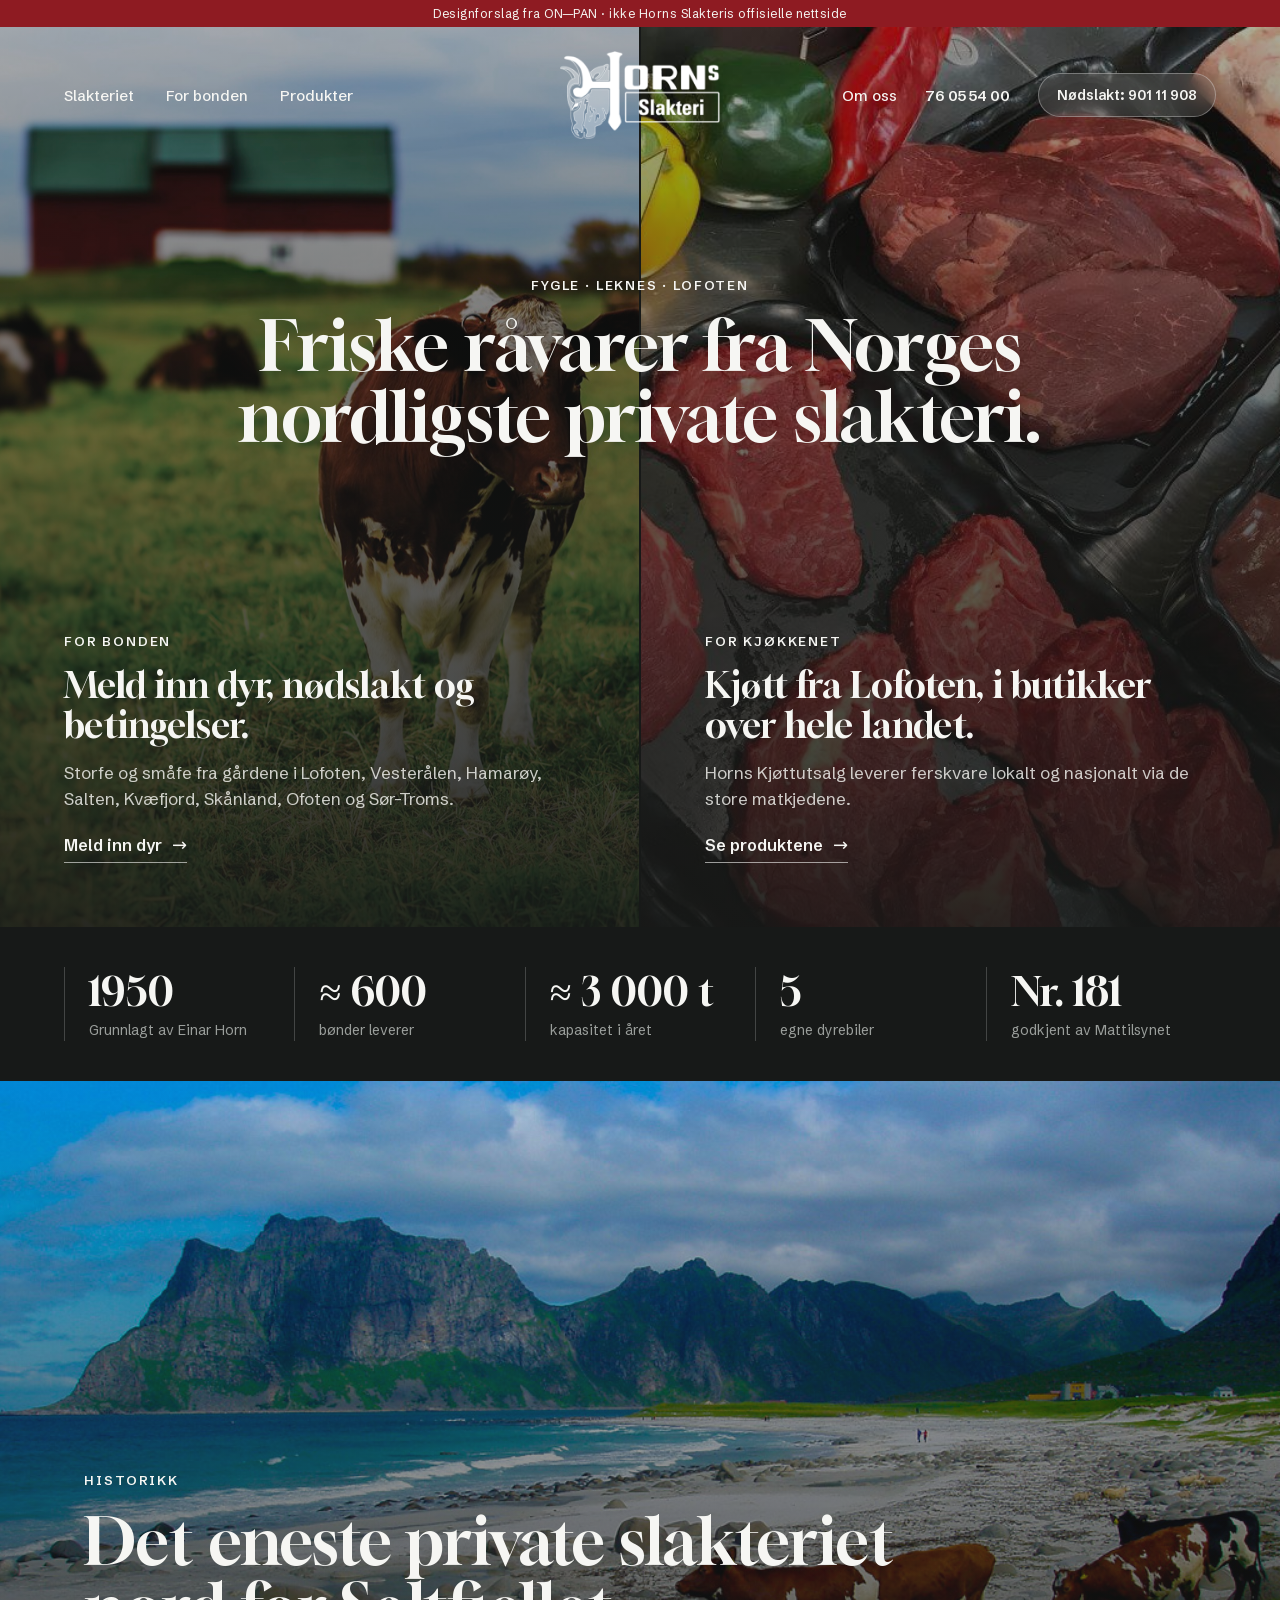
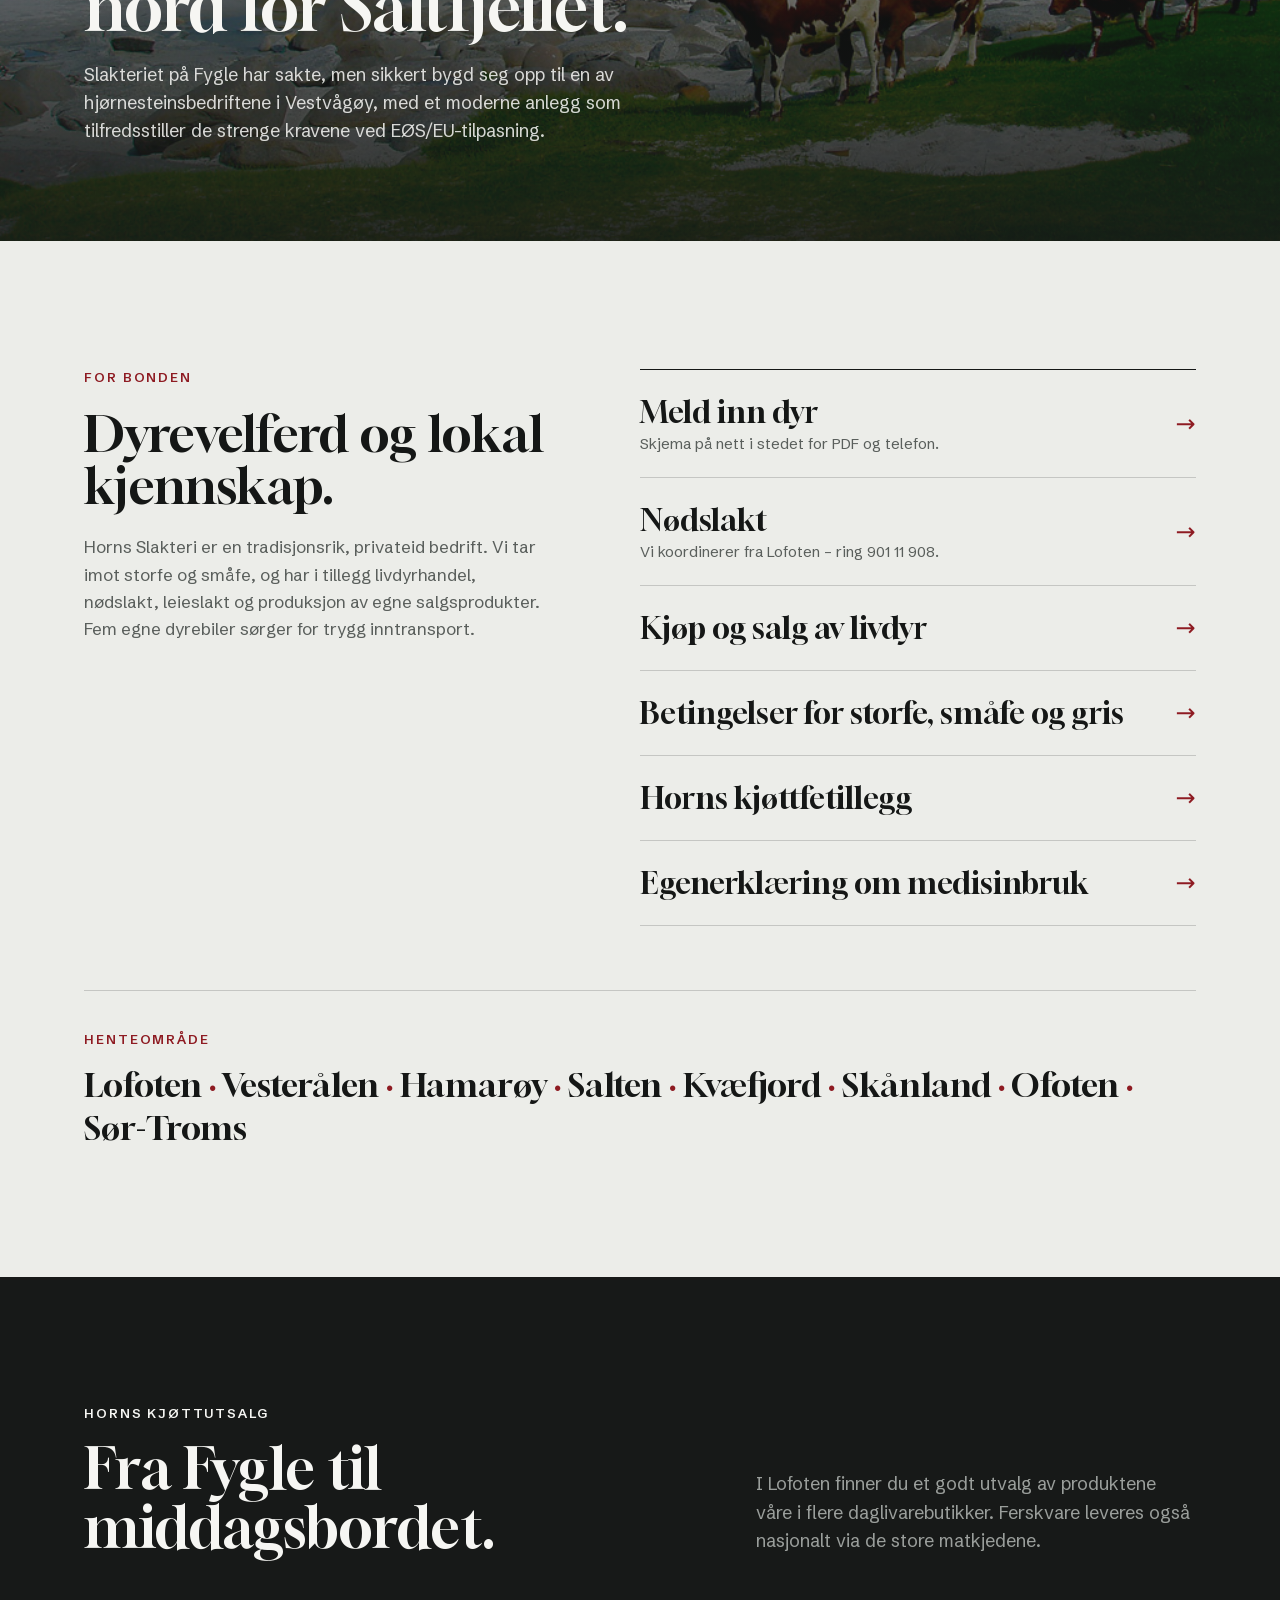
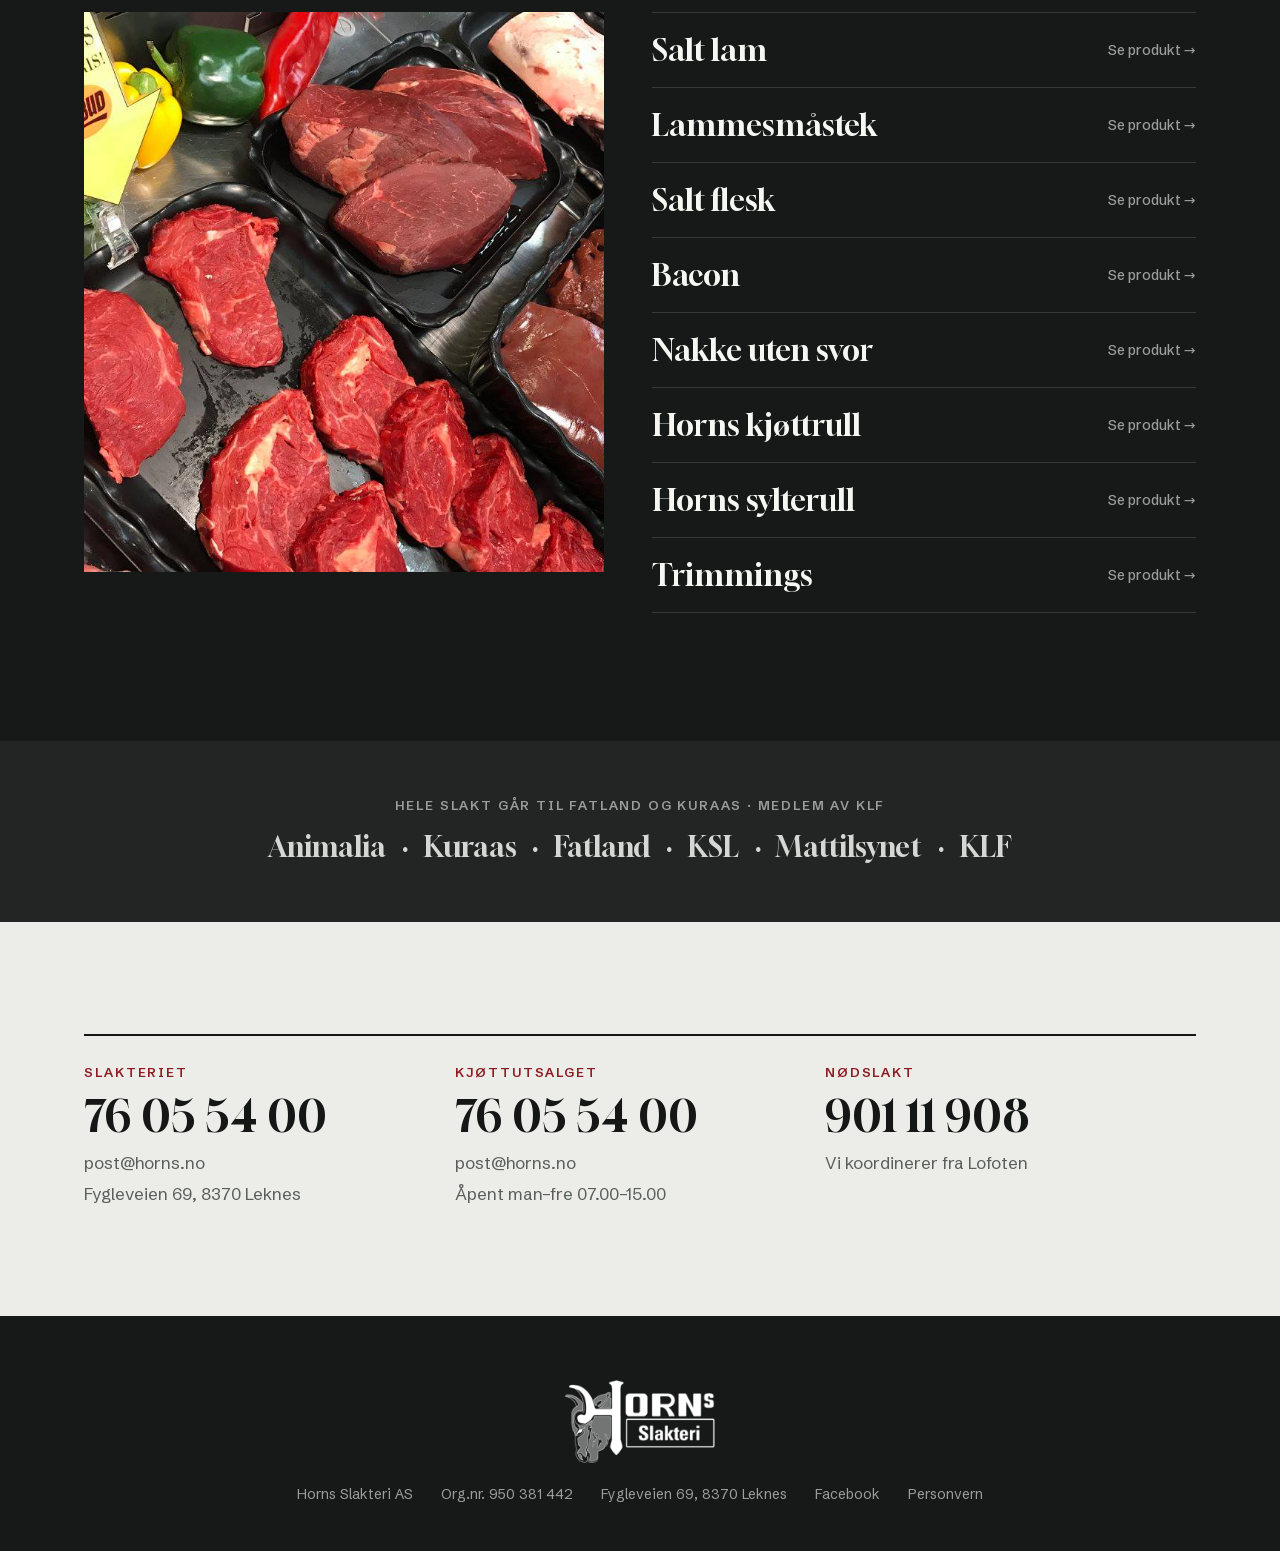
<file: index.html>
<!doctype html>
<html lang="nb">
<head>
<meta charset="utf-8">
<meta name="viewport" content="width=device-width, initial-scale=1">
<title>Horns Slakteri – friske råvarer fra Norges nordligste private slakteri</title>
<meta name="description" content="Horns Slakteri på Fygle ved Leknes: innmelding og nødslakt for bonden, og kjøtt fra Lofoten i butikker over hele landet.">
<!-- Designforslag fra ON—PAN. Skal ikke indekseres før kunden har godkjent. -->
<meta name="robots" content="noindex, nofollow">
<link rel="preload" href="fonter/gloock-latin.woff2" as="font" type="font/woff2" crossorigin>
<link rel="stylesheet" href="style.css">
</head>
<body>
<a class="hopp" href="#innhold">Hopp til innholdet</a>
<div class="forslag">Designforslag fra ON—PAN · ikke Horns Slakteris offisielle nettside</div>

<div class="topp">
  <header class="meny meny--over">
    <nav class="meny__venstre" aria-label="Hovedmeny">
      <a href="#historikk">Slakteriet</a>
      <a href="#for-bonden">For bonden</a>
      <a href="#produkter">Produkter</a>
    </nav>
    <a class="meny__logo" href="./"><img src="bilder/horns-slakteri-hvit.png" alt="Horns Slakteri, til forsiden" width="160" height="88"></a>
    <nav class="meny__hoyre" aria-label="Kontakt">
      <a class="meny__om" href="#kontakt">Om oss</a>
      <a class="tlf" href="tel:+4776055400">76 05 54 00</a>
      <a class="glass" href="tel:+4790111908">Nødslakt: 901 11 908</a>
    </nav>
  </header>

  <section class="hero" aria-labelledby="h1">
    <div class="hero__tittel">
      <p class="overtittel overtittel--lys">Fygle · Leknes · Lofoten</p>
      <h1 id="h1">Friske råvarer fra Norges<br class="bred"> nordligste private slakteri.</h1>
    </div>
    <div class="hero__halvdel">
      <img src="bilder/ku-pa-beite.jpg" alt="" width="1400" height="1148">
      <div class="hero__innhold">
        <p class="overtittel overtittel--lys">For bonden</p>
        <h2>Meld inn dyr, nødslakt og betingelser.</h2>
        <p>Storfe og småfe fra gårdene i Lofoten, Vesterålen, Hamarøy, Salten, Kvæfjord, Skånland, Ofoten og Sør-Troms.</p>
        <a class="pil-lenke" href="meld-inn.html">Meld inn dyr <span aria-hidden="true">→</span></a>
      </div>
    </div>
    <div class="hero__halvdel">
      <img src="bilder/kjottdisk.jpg" alt="" width="1008" height="756">
      <div class="hero__innhold">
        <p class="overtittel overtittel--lys">For kjøkkenet</p>
        <h2>Kjøtt fra Lofoten, i butikker over hele landet.</h2>
        <p>Horns Kjøttutsalg leverer ferskvare lokalt og nasjonalt via de store matkjedene.</p>
        <a class="pil-lenke" href="#produkter">Se produktene <span aria-hidden="true">→</span></a>
      </div>
    </div>
  </section>
</div>

<main id="innhold">
  <section class="fakta" aria-label="Fakta om slakteriet">
    <div><strong>1950</strong><span>Grunnlagt av Einar Horn</span></div>
    <div><strong>≈ 600</strong><span>bønder leverer</span></div>
    <div><strong>≈ 3 000 t</strong><span>kapasitet i året</span></div>
    <div><strong>5</strong><span>egne dyrebiler</span></div>
    <div><strong>Nr. 181</strong><span>godkjent av Mattilsynet</span></div>
  </section>

  <section class="pastand" id="historikk">
    <img src="bilder/panorama-uttakleiv.jpg" alt="Kyr på stranden ved Uttakleiv i Lofoten, med fjell og hav i bakgrunnen" loading="lazy" width="1024" height="768">
    <div class="pastand__innhold">
      <p class="overtittel overtittel--lys">Historikk</p>
      <h2>Det eneste private slakteriet nord for Saltfjellet.</h2>
      <p>Slakteriet på Fygle har sakte, men sikkert bygd seg opp til en av hjørnesteinsbedriftene i Vestvågøy, med et moderne anlegg som tilfredsstiller de strenge kravene ved EØS/EU-tilpasning.</p>
    </div>
  </section>

  <section class="bonden" id="for-bonden">
    <div class="bonden__rad">
      <div class="bonden__venstre">
        <p class="overtittel">For bonden</p>
        <h2>Dyrevelferd og lokal kjennskap.</h2>
        <p class="brod">Horns Slakteri er en tradisjonsrik, privateid bedrift. Vi tar imot storfe og småfe, og har i tillegg livdyrhandel, nødslakt, leieslakt og produksjon av egne salgsprodukter. Fem egne dyrebiler sørger for trygg inntransport.</p>
      </div>
      <ul class="handlinger">
        <li><a href="meld-inn.html"><span><strong>Meld inn dyr</strong><small>Skjema på nett i stedet for PDF og telefon.</small></span><span class="pil" aria-hidden="true">→</span></a></li>
        <li><a href="tel:+4790111908"><span><strong>Nødslakt</strong><small>Vi koordinerer fra Lofoten – ring 901 11 908.</small></span><span class="pil" aria-hidden="true">→</span></a></li>
        <li><a href="#kontakt"><span><strong>Kjøp og salg av livdyr</strong></span><span class="pil" aria-hidden="true">→</span></a></li>
        <li><a href="#kontakt"><span><strong>Betingelser for storfe, småfe og gris</strong></span><span class="pil" aria-hidden="true">→</span></a></li>
        <li><a href="#kontakt"><span><strong>Horns kjøttfetillegg</strong></span><span class="pil" aria-hidden="true">→</span></a></li>
        <li><a href="meld-inn.html#trinn-3"><span><strong>Egenerklæring om medisinbruk</strong></span><span class="pil" aria-hidden="true">→</span></a></li>
      </ul>
    </div>
    <div class="henteomrade">
      <p class="overtittel">Henteområde</p>
      <p class="henteomrade__liste">Lofoten <i>·</i> Vesterålen <i>·</i> Hamarøy <i>·</i> Salten <i>·</i> Kvæfjord <i>·</i> Skånland <i>·</i> Ofoten <i>·</i> Sør-Troms</p>
    </div>
  </section>

  <section class="kjottet" id="produkter">
    <div class="kjottet__topp">
      <div>
        <p class="overtittel overtittel--lys">Horns Kjøttutsalg</p>
        <h2>Fra Fygle til<br>middagsbordet.</h2>
      </div>
      <p class="brod">I Lofoten finner du et godt utvalg av produktene våre i flere daglivarebutikker. Ferskvare leveres også nasjonalt via de store matkjedene.</p>
    </div>
    <div class="kjottet__rad">
      <img src="bilder/kjottdisk.jpg" alt="Ferske kjøttstykker i kjøttdisken hos Horns Kjøttutsalg" loading="lazy" width="1008" height="756">
      <ul class="produkter">
        <li><span>Salt lam</span><small>Se produkt →</small></li>
        <li><span>Lammesmåstek</span><small>Se produkt →</small></li>
        <li><span>Salt flesk</span><small>Se produkt →</small></li>
        <li><span>Bacon</span><small>Se produkt →</small></li>
        <li><span>Nakke uten svor</span><small>Se produkt →</small></li>
        <li><span>Horns kjøttrull</span><small>Se produkt →</small></li>
        <li><span>Horns sylterull</span><small>Se produkt →</small></li>
        <li><span>Trimmings</span><small>Se produkt →</small></li>
      </ul>
    </div>
  </section>

  <section class="samarbeid" aria-label="Samarbeidspartnere">
    <p class="overtittel overtittel--lys">Hele slakt går til Fatland og Kuraas · Medlem av KLF</p>
    <p class="samarbeid__liste">Animalia <i>·</i> Kuraas <i>·</i> Fatland <i>·</i> KSL <i>·</i> Mattilsynet <i>·</i> KLF</p>
  </section>

  <section class="kontakt" id="kontakt" aria-label="Kontakt">
    <div>
      <p class="overtittel">Slakteriet</p>
      <a class="kontakt__tlf" href="tel:+4776055400">76 05 54 00</a>
      <a href="mailto:post@horns.no">post@horns.no</a>
      <p>Fygleveien 69, 8370 Leknes</p>
    </div>
    <div>
      <p class="overtittel">Kjøttutsalget</p>
      <a class="kontakt__tlf" href="tel:+4776055400">76 05 54 00</a>
      <a href="mailto:post@horns.no">post@horns.no</a>
      <p>Åpent man–fre 07.00–15.00</p>
    </div>
    <div>
      <p class="overtittel">Nødslakt</p>
      <a class="kontakt__tlf" href="tel:+4790111908">901 11 908</a>
      <p>Vi koordinerer fra Lofoten</p>
    </div>
  </section>
</main>

<footer class="bunn">
  <img src="bilder/horns-slakteri-hvit.png" alt="Horns Slakteri" width="150" height="82" loading="lazy">
  <ul class="bunn__linje">
    <li>Horns Slakteri AS</li>
    <li>Org.nr. 950 381 442</li>
    <li>Fygleveien 69, 8370 Leknes</li>
    <li>Facebook</li>
    <li>Personvern</li>
  </ul>
</footer>
</body>
</html>
</file>
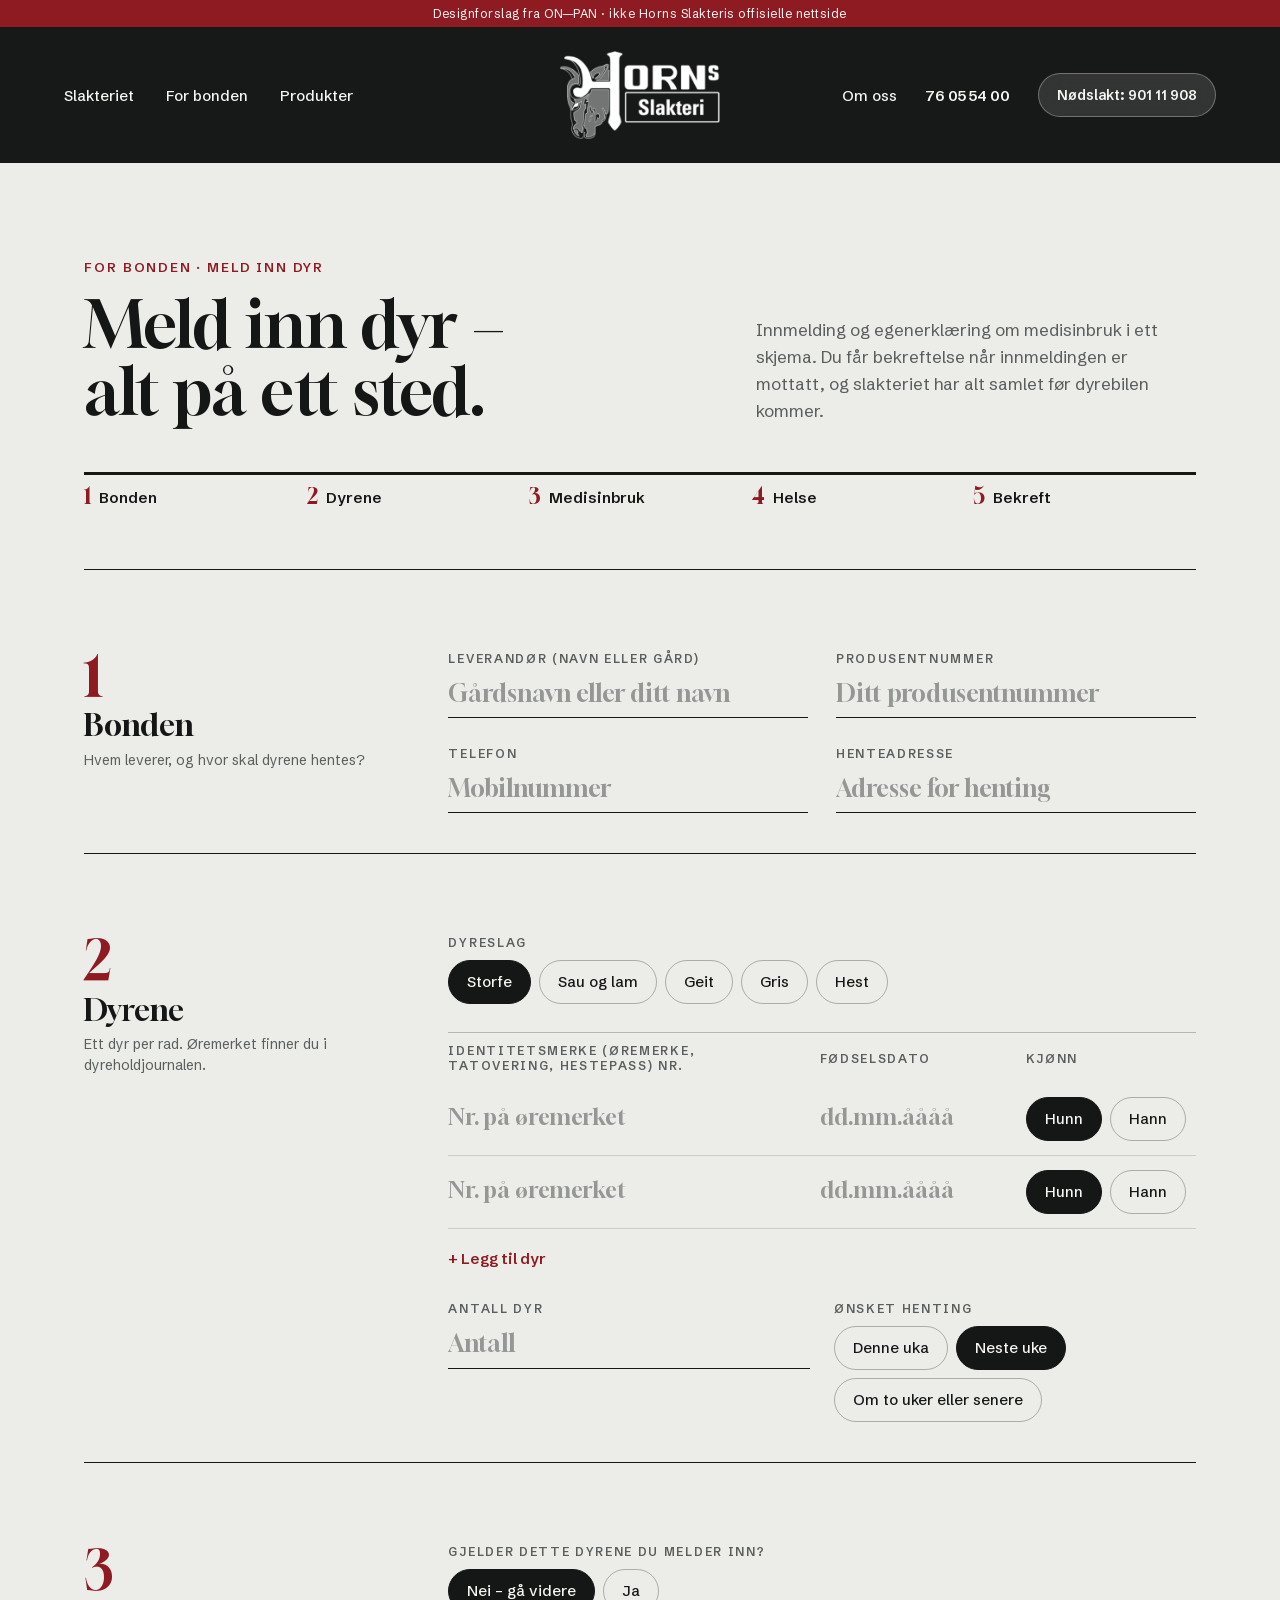
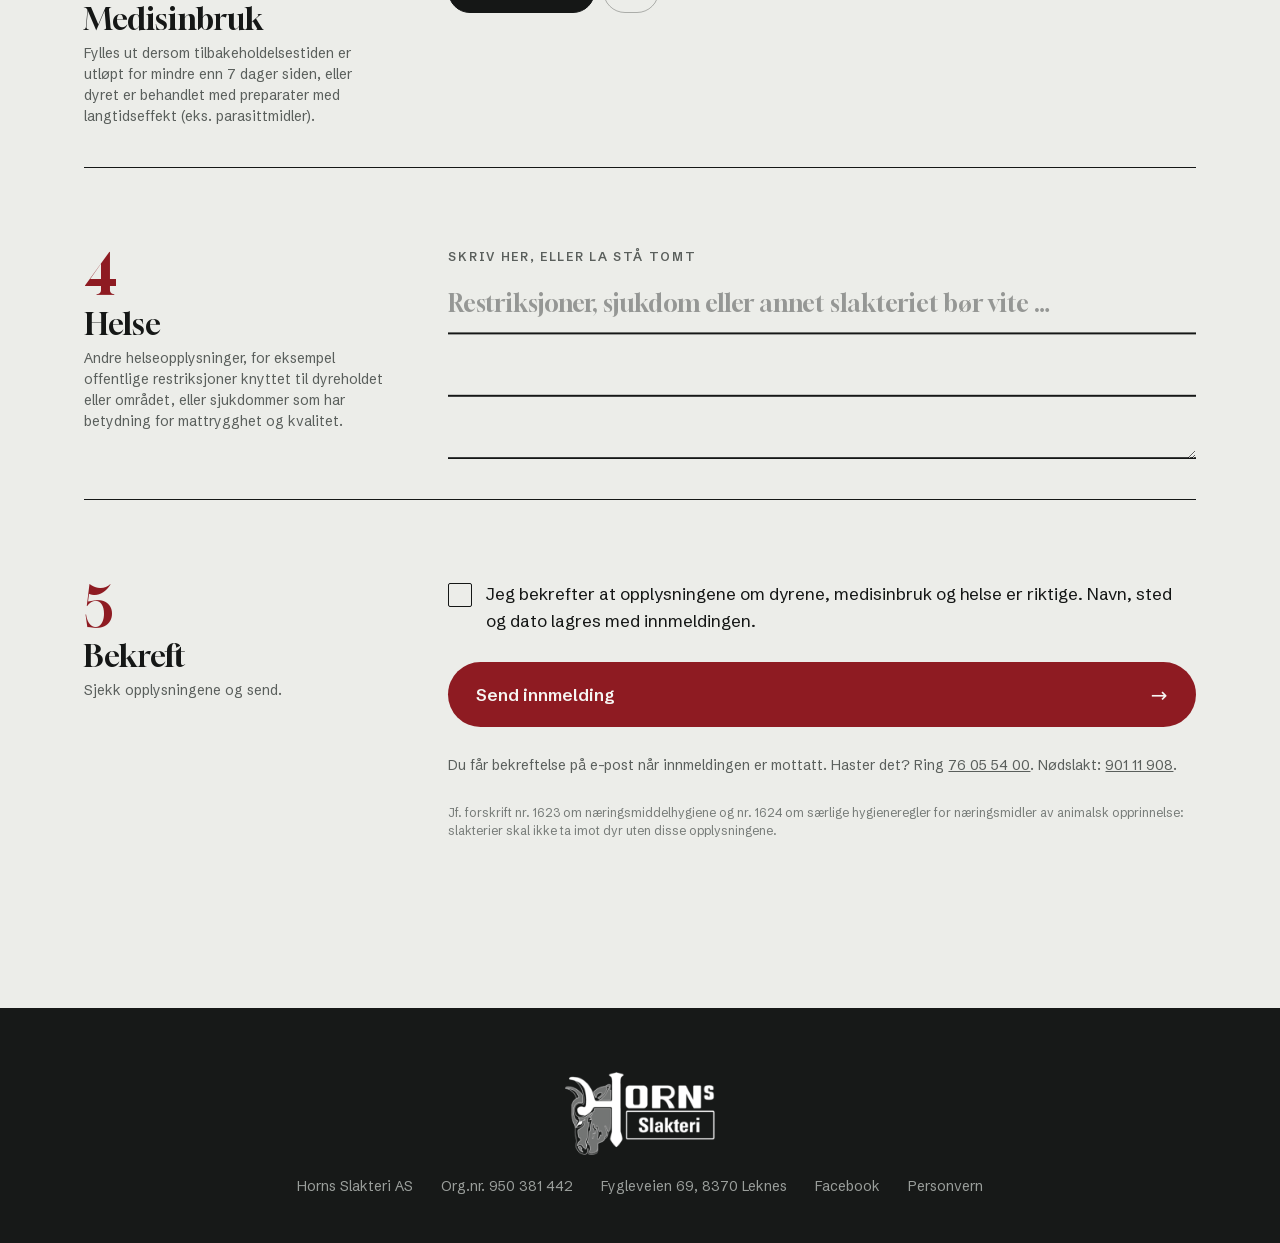
<file: meld-inn.html>
<!doctype html>
<html lang="nb">
<head>
<meta charset="utf-8">
<meta name="viewport" content="width=device-width, initial-scale=1">
<title>Meld inn dyr – Horns Slakteri</title>
<meta name="description" content="Innmelding av dyr og egenerklæring om medisinbruk i ett skjema.">
<meta name="robots" content="noindex, nofollow">
<link rel="preload" href="fonter/gloock-latin.woff2" as="font" type="font/woff2" crossorigin>
<link rel="stylesheet" href="style.css">
</head>
<body>
<a class="hopp" href="#innhold">Hopp til innholdet</a>
<div class="forslag">Designforslag fra ON—PAN · ikke Horns Slakteris offisielle nettside</div>
<header class="meny">
  <nav class="meny__venstre" aria-label="Hovedmeny">
    <a href="./#historikk">Slakteriet</a>
    <a href="./#for-bonden">For bonden</a>
    <a href="./#produkter">Produkter</a>
  </nav>
  <a class="meny__logo" href="./"><img src="bilder/horns-slakteri-hvit.png" alt="Horns Slakteri, til forsiden" width="160" height="88"></a>
  <nav class="meny__hoyre" aria-label="Kontakt">
    <a class="meny__om" href="./#kontakt">Om oss</a>
    <a class="tlf" href="tel:+4776055400">76 05 54 00</a>
    <a class="glass" href="tel:+4790111908">Nødslakt: 901 11 908</a>
  </nav>
</header>
<main id="innhold">
  <section class="skjema" id="meld-inn">
    <div class="skjema__topp">
      <div>
        <p class="overtittel overtittel--liten">For bonden · Meld inn dyr</p>
        <h1 class="h-skjema">Meld inn dyr –<br>alt på ett sted.</h1>
      </div>
      <p class="brod">Innmelding og egenerklæring om medisinbruk i ett skjema. Du får bekreftelse når innmeldingen er mottatt, og slakteriet har alt samlet før dyrebilen kommer.</p>
    </div>

    <ol class="trinnvelger" aria-label="Trinn i skjemaet">
      <li><a href="#trinn-1"><span>1</span>Bonden</a></li>
      <li><a href="#trinn-2"><span>2</span>Dyrene</a></li>
      <li><a href="#trinn-3"><span>3</span>Medisinbruk</a></li>
      <li><a href="#trinn-4"><span>4</span>Helse</a></li>
      <li><a href="#trinn-5"><span>5</span>Bekreft</a></li>
    </ol>

    <form id="innmelding" novalidate>
      <section class="trinn" id="trinn-1" role="group" aria-labelledby="trinn-1-navn">
        <h3 class="trinn__tittel"><span class="trinn__nr" aria-hidden="true">1</span><span class="trinn__navn" id="trinn-1-navn">Bonden</span></h3>
        <p class="trinn__hjelp">Hvem leverer, og hvor skal dyrene hentes?</p>
        <div class="felter rutenett">
          <label class="felt"><span>Leverandør (navn eller gård)</span><input name="leverandor" autocomplete="organization" placeholder="Gårdsnavn eller ditt navn" required></label>
          <label class="felt"><span>Produsentnummer</span><input name="produsentnr" inputmode="numeric" placeholder="Ditt produsentnummer"></label>
          <label class="felt"><span>Telefon</span><input name="telefon" type="tel" autocomplete="tel" placeholder="Mobilnummer" required></label>
          <label class="felt"><span>Henteadresse</span><input name="adresse" autocomplete="street-address" placeholder="Adresse for henting"></label>
        </div>
      </section>

      <section class="trinn" id="trinn-2" role="group" aria-labelledby="trinn-2-navn">
        <h3 class="trinn__tittel"><span class="trinn__nr" aria-hidden="true">2</span><span class="trinn__navn" id="trinn-2-navn">Dyrene</span></h3>
        <p class="trinn__hjelp">Ett dyr per rad. Øremerket finner du i dyreholdjournalen.</p>
        <div class="felter">
          <fieldset class="valg">
            <legend class="etikett">Dyreslag</legend>
            <div class="piller">
              <label><input type="radio" name="dyreslag" value="Storfe" checked><span>Storfe</span></label>
              <label><input type="radio" name="dyreslag" value="Sau og lam"><span>Sau og lam</span></label>
              <label><input type="radio" name="dyreslag" value="Geit"><span>Geit</span></label>
              <label><input type="radio" name="dyreslag" value="Gris"><span>Gris</span></label>
              <label><input type="radio" name="dyreslag" value="Hest"><span>Hest</span></label>
            </div>
          </fieldset>

          <div class="dyreliste">
            <div class="dyreliste__hode" aria-hidden="true">
              <span>Identitetsmerke (øremerke, tatovering, hestepass) nr.</span>
              <span>Fødselsdato</span>
              <span>Kjønn</span>
            </div>
            <div id="dyr"></div>
            <button type="button" class="lenkeknapp" id="legg-til-dyr">+ Legg til dyr</button>
          </div>

          <div class="rutenett">
            <label class="felt"><span>Antall dyr</span><input name="antall" type="number" min="1" inputmode="numeric" placeholder="Antall"></label>
            <fieldset class="valg">
              <legend class="etikett">Ønsket henting</legend>
              <div class="piller">
                <label><input type="radio" name="henting" value="Denne uka"><span>Denne uka</span></label>
                <label><input type="radio" name="henting" value="Neste uke" checked><span>Neste uke</span></label>
                <label><input type="radio" name="henting" value="Om to uker eller senere"><span>Om to uker eller senere</span></label>
              </div>
            </fieldset>
          </div>
        </div>
      </section>

      <section class="trinn" id="trinn-3" role="group" aria-labelledby="trinn-3-navn">
        <h3 class="trinn__tittel"><span class="trinn__nr" aria-hidden="true">3</span><span class="trinn__navn" id="trinn-3-navn">Medisinbruk</span></h3>
        <p class="trinn__hjelp">Fylles ut dersom tilbakeholdelsestiden er utløpt for mindre enn 7 dager siden, eller dyret er behandlet med preparater med langtidseffekt (eks. parasittmidler).</p>
        <div class="felter">
          <fieldset class="valg">
            <legend class="etikett">Gjelder dette dyrene du melder inn?</legend>
            <div class="piller">
              <label><input type="radio" name="medisin" value="nei" checked><span>Nei – gå videre</span></label>
              <label><input type="radio" name="medisin" value="ja"><span>Ja</span></label>
            </div>
          </fieldset>
          <div id="behandlinger" hidden>
            <div class="behandling rutenett">
              <label class="felt"><span>Behandlingstidspunkt</span><input name="beh_dato[]" type="date"></label>
              <label class="felt"><span>Navn på medikament (evt. dose)</span><input name="beh_medikament[]" placeholder="Medikament og dose"></label>
              <label class="felt"><span>Tilbakeholdelsestid (antall dager)</span><input name="beh_dager[]" type="number" min="0" inputmode="numeric" placeholder="Antall dager"></label>
              <label class="felt"><span>Injeksjonssted</span><input name="beh_sted[]" placeholder="For eksempel nakke"></label>
            </div>
            <button type="button" class="lenkeknapp" id="legg-til-behandling">+ Legg til behandling</button>
          </div>
        </div>
      </section>

      <section class="trinn" id="trinn-4" role="group" aria-labelledby="trinn-4-navn">
        <h3 class="trinn__tittel"><span class="trinn__nr" aria-hidden="true">4</span><span class="trinn__navn" id="trinn-4-navn">Helse</span></h3>
        <p class="trinn__hjelp">Andre helseopplysninger, for eksempel offentlige restriksjoner knyttet til dyreholdet eller området, eller sjukdommer som har betydning for mattrygghet og kvalitet.</p>
        <div class="felter">
          <label class="felt"><span>Skriv her, eller la stå tomt</span><textarea name="helse" rows="3" placeholder="Restriksjoner, sjukdom eller annet slakteriet bør vite …"></textarea></label>
        </div>
      </section>

      <section class="trinn" id="trinn-5" role="group" aria-labelledby="trinn-5-navn">
        <h3 class="trinn__tittel"><span class="trinn__nr" aria-hidden="true">5</span><span class="trinn__navn" id="trinn-5-navn">Bekreft</span></h3>
        <p class="trinn__hjelp">Sjekk opplysningene og send.</p>
        <div class="felter">
          <label class="avkrysning"><input type="checkbox" name="bekreftet" required><span>Jeg bekrefter at opplysningene om dyrene, medisinbruk og helse er riktige. Navn, sted og dato lagres med innmeldingen.</span></label>
          <button type="submit" class="sendknapp"><span>Send innmelding</span><span aria-hidden="true">→</span></button>
          <p class="melding" id="melding" role="status" aria-live="polite"></p>
          <p class="trinn__hjelp">Du får bekreftelse på e-post når innmeldingen er mottatt. Haster det? Ring <a href="tel:+4776055400">76 05 54 00</a>. Nødslakt: <a href="tel:+4790111908">901 11 908</a>.</p>
          <p class="lov">Jf. forskrift nr. 1623 om næringsmiddelhygiene og nr. 1624 om særlige hygieneregler for næringsmidler av animalsk opprinnelse: slakterier skal ikke ta imot dyr uten disse opplysningene.</p>
        </div>
      </section>
    </form>
  </section>
</main>
<footer class="bunn">
  <img src="bilder/horns-slakteri-hvit.png" alt="Horns Slakteri" width="150" height="82" loading="lazy">
  <ul class="bunn__linje">
    <li>Horns Slakteri AS</li>
    <li>Org.nr. 950 381 442</li>
    <li>Fygleveien 69, 8370 Leknes</li>
    <li>Facebook</li>
    <li>Personvern</li>
  </ul>
</footer>
<template id="dyr-rad">
  <div class="dyr">
    <label class="felt felt--uten-etikett"><span class="skjult">Identitetsmerke nr.</span><input name="dyr_id[]" placeholder="Nr. på øremerket"></label>
    <label class="felt felt--uten-etikett"><span class="skjult">Fødselsdato</span><input name="dyr_fodt[]" placeholder="dd.mm.åååå" inputmode="numeric"></label>
    <fieldset class="valg"><legend class="skjult">Kjønn</legend>
      <div class="piller">
        <label><input type="radio" value="Hunn" checked><span>Hunn</span></label>
        <label><input type="radio" value="Hann"><span>Hann</span></label>
      </div>
    </fieldset>
  </div>
</template>
<script src="skjema.js"></script>
</body>
</html>
</file>
<file: style.css>
/* Horns Slakteri – v1 «to veier». Bygget fra Figma (nettside-design-leads, desktop 200:1829, mobil 201:1829). */
/* Fonter ligger lokalt (ingen kall til Google). Gloock har feil glyf for ø/Ø og mangler tankestrek,
   så «Horns Serif» henter akkurat de tegnene fra DM Serif Display (unicode-range). */
@font-face { font-family: "Horns Serif"; src: url(fonter/gloock-latin.woff2) format("woff2"); font-display: swap; }
@font-face { font-family: "Horns Serif"; src: url(fonter/dm-serif-display-latin.woff2) format("woff2"); font-display: swap; unicode-range: U+00D8, U+00F8, U+2013, U+2014; }
@font-face { font-family: "Schibsted Grotesk"; src: url(fonter/schibsted-grotesk-latin.woff2) format("woff2"); font-weight: 400 600; font-display: swap; }

:root {
  --koks: #171918;
  --koks-2: #222524;
  --blekk: #151716;
  --papir: #ecede9;
  --lys: #f6f6f3;
  --rod: #8e1b22;
  --gra: #5a5f5c;
  --gra-lys: #9a9e9b;
  --serif: "Horns Serif", Georgia, serif;
  --sans: "Schibsted Grotesk", system-ui, sans-serif;
  --kant: clamp(16px, 6.6vw, 96px);
}

*, *::before, *::after { box-sizing: border-box; }
html { scroll-behavior: smooth; }
@media (prefers-reduced-motion: reduce) { html { scroll-behavior: auto; } }
body { margin: 0; background: var(--papir); color: var(--blekk); font-family: var(--sans); -webkit-font-smoothing: antialiased; }
img { display: block; max-width: 100%; height: auto; }
h1, h2, h3 { font-family: var(--serif); font-weight: 400; margin: 0; }
p { margin: 0; }
a { color: inherit; }
i { font-style: normal; color: var(--rod); }
:focus-visible { outline: 2px solid var(--rod); outline-offset: 3px; }
.meny :focus-visible, .hero :focus-visible, .fakta :focus-visible, .pastand :focus-visible, .kjottet :focus-visible, .bunn :focus-visible { outline-color: var(--lys); }

.hopp { position: absolute; left: -9999px; top: 8px; background: var(--lys); color: var(--blekk); padding: 10px 16px; z-index: 20; }
.hopp:focus { left: 8px; }
.skjult { position: absolute; width: 1px; height: 1px; overflow: hidden; clip: rect(0 0 0 0); white-space: nowrap; }
.forslag { background: var(--rod); color: var(--lys); font-size: 12px; text-align: center; padding: 6px 16px; letter-spacing: .04em; }

.overtittel { font-weight: 600; font-size: 13px; letter-spacing: .14em; text-transform: uppercase; color: var(--rod); }
.overtittel--lys { color: var(--lys); }
.brod { font-size: 17px; line-height: 1.6; color: var(--gra); }

/* Meny */
.meny { background: var(--koks); color: var(--lys); display: grid; grid-template-columns: 1fr auto 1fr; align-items: center; gap: 36px; padding: 24px 64px; }
.meny--over { position: absolute; inset: 0 0 auto; background: none; z-index: 5; }
.meny nav { display: flex; align-items: center; gap: 28px; font-weight: 500; font-size: 15px; }
.meny .meny__venstre { gap: 32px; }
.meny nav a { text-decoration: none; }
.meny nav a:not(.glass):hover { text-decoration: underline; text-underline-offset: 4px; }
.meny .meny__hoyre { justify-content: flex-end; }
.meny .tlf { font-weight: 600; }
.meny__logo img { width: 160px; }
.glass { font-weight: 600; font-size: 14px; padding: 12px 18px; border-radius: 999px; background: rgb(255 255 255 / .12); border: 1px solid rgb(255 255 255 / .3); -webkit-backdrop-filter: blur(12px); backdrop-filter: blur(12px); white-space: nowrap; }
.glass:hover { background: rgb(255 255 255 / .2); }

/* Hero: delt valg 50/50 */
.topp { position: relative; }
.hero { position: relative; display: grid; grid-template-columns: 1fr 1fr; gap: 2px; background: var(--koks); min-height: 900px; color: var(--lys); }
.hero__tittel { position: absolute; z-index: 2; top: 250px; left: 50%; transform: translateX(-50%); width: min(1000px, 90%); text-align: center; display: flex; flex-direction: column; gap: 18px; align-items: center; pointer-events: none; }
.hero h1 { font-size: clamp(44px, 5.3vw, 76px); line-height: 1.04; text-wrap: balance; }
.hero__halvdel { position: relative; overflow: hidden; display: flex; align-items: flex-end; }
.hero__halvdel > img { position: absolute; inset: 0; width: 100%; height: 100%; object-fit: cover; transition: transform .6s ease; }
.hero__halvdel::after { content: ""; position: absolute; inset: 0; background: linear-gradient(rgb(23 25 24 / .35), rgb(23 25 24 / .92)); }
.hero__halvdel:hover > img { transform: scale(1.03); }
.hero__innhold { position: relative; z-index: 1; padding: 0 64px 64px; display: flex; flex-direction: column; gap: 16px; align-items: flex-start; }
.hero__innhold h2 { font-size: clamp(30px, 2.8vw, 40px); line-height: 1.1; }
.hero__innhold > p:not(.overtittel) { font-size: 17px; line-height: 1.5; color: rgb(246 246 243 / .8); }
.pil-lenke { margin-top: 6px; display: inline-flex; gap: 10px; align-items: center; font-weight: 600; font-size: 16px; text-decoration: none; padding-bottom: 6px; border-bottom: 1px solid rgb(246 246 243 / .6); }
.pil-lenke span { font-weight: 400; font-size: 18px; transition: transform .2s; }
.pil-lenke:hover { border-bottom-color: var(--lys); }
.pil-lenke:hover span { transform: translateX(4px); }

/* Faktalist */
.fakta { background: var(--koks); color: var(--lys); display: grid; grid-template-columns: repeat(5, 1fr); padding: 40px 64px; }
.fakta div { border-left: 1px solid rgb(246 246 243 / .2); padding: 0 24px; display: flex; flex-direction: column; gap: 6px; }
.fakta strong { font-family: var(--serif); font-weight: 400; font-size: 40px; line-height: 1.2; white-space: nowrap; }
.fakta span { font-size: 14px; line-height: 1.4; color: var(--gra-lys); }

/* Påstand over Lofoten-bildet */
.pastand { position: relative; min-height: 760px; display: flex; align-items: flex-end; color: var(--lys); overflow: hidden; }
.pastand > img { position: absolute; inset: 0; width: 100%; height: 100%; object-fit: cover; }
.pastand::after { content: ""; position: absolute; inset: 0; background: linear-gradient(rgb(23 25 24 / .05), rgb(23 25 24 / .9)); }
.pastand__innhold { position: relative; z-index: 1; padding: 0 var(--kant) 96px; display: flex; flex-direction: column; gap: 20px; }
.pastand h2 { font-size: clamp(42px, 5vw, 72px); line-height: 1.04; max-width: 900px; }
.pastand__innhold > p:last-child { max-width: 640px; font-size: 18px; line-height: 1.55; color: rgb(246 246 243 / .85); }

/* For bonden */
.bonden { padding: 128px var(--kant); display: flex; flex-direction: column; gap: 64px; }
.bonden__rad { display: grid; grid-template-columns: 460px 1fr; gap: 96px; align-items: start; }
.bonden__venstre { display: flex; flex-direction: column; gap: 22px; }
.bonden__venstre h2 { font-size: clamp(40px, 3.9vw, 56px); line-height: 1.05; }
.handlinger { list-style: none; margin: 0; padding: 0; border-top: 1px solid var(--blekk); }
.handlinger a { display: flex; gap: 24px; align-items: center; justify-content: space-between; padding: 24px 0; border-bottom: 1px solid rgb(21 23 22 / .18); text-decoration: none; }
.handlinger a > span:first-child { display: flex; flex-direction: column; gap: 4px; }
.handlinger strong { font-family: var(--serif); font-weight: 400; font-size: 30px; line-height: 1.2; }
.handlinger small { font-size: 15px; color: var(--gra); }
.handlinger .pil { color: var(--rod); font-size: 24px; transition: transform .2s; }
.handlinger a:hover .pil { transform: translateX(4px); }
.handlinger a:hover strong { color: var(--rod); }
.henteomrade { border-top: 1px solid rgb(21 23 22 / .18); padding-top: 40px; display: flex; flex-direction: column; gap: 16px; }
.henteomrade__liste { font-family: var(--serif); font-size: clamp(26px, 2.6vw, 38px); line-height: 1.3; }

/* Kjøttet */
.kjottet { background: var(--koks); color: var(--lys); padding: 128px var(--kant); display: flex; flex-direction: column; gap: 56px; }
.kjottet__topp { display: flex; gap: 64px; align-items: flex-end; }
.kjottet__topp > div { flex: 1; display: flex; flex-direction: column; gap: 18px; }
.kjottet h2 { font-size: clamp(42px, 4.4vw, 64px); line-height: 1.04; }
.kjottet__topp .brod { width: 440px; flex: none; font-size: 18px; color: var(--gra-lys); }
.kjottet__rad { display: grid; grid-template-columns: 520px 1fr; gap: 48px; align-items: start; }
.kjottet__rad img { width: 100%; height: 560px; object-fit: cover; }
.produkter { list-style: none; margin: 0; padding: 0; border-top: 1px solid rgb(246 246 243 / .14); }
.produkter li { display: flex; gap: 16px; align-items: center; padding: 19px 0; border-bottom: 1px solid rgb(246 246 243 / .14); }
.produkter span { flex: 1; font-family: var(--serif); font-size: 30px; line-height: 1.2; }
.produkter small { font-weight: 500; font-size: 14px; color: var(--gra-lys); white-space: nowrap; }

/* Samarbeid */
.samarbeid { background: var(--koks-2); color: var(--lys); padding: 56px var(--kant); display: flex; flex-direction: column; gap: 16px; align-items: center; text-align: center; }
.samarbeid .overtittel { color: var(--gra-lys); }
.samarbeid__liste { font-family: var(--serif); font-size: 28px; line-height: 1.3; color: rgb(246 246 243 / .85); }
.samarbeid__liste i { color: inherit; margin: 0 .35em; }

/* Kontakt */
.kontakt { padding: 112px var(--kant); display: grid; grid-template-columns: repeat(3, 1fr); }
.kontakt > div { border-top: 2px solid var(--blekk); padding: 28px 32px 0 0; display: flex; flex-direction: column; gap: 10px; align-items: flex-start; font-size: 17px; color: var(--gra); }
.kontakt a { text-decoration: none; }
.kontakt a:hover { text-decoration: underline; }
.kontakt__tlf { font-family: var(--serif); font-size: 44px; line-height: 1.2; color: var(--blekk); white-space: nowrap; }

/* Bunn */
.bunn { background: var(--koks); color: var(--lys); padding: 64px var(--kant) 48px; display: flex; flex-direction: column; align-items: center; gap: 22px; text-align: center; }
.bunn img { width: 150px; }
.bunn__linje { list-style: none; margin: 0; padding: 0; display: flex; flex-wrap: wrap; justify-content: center; gap: 8px 28px; font-size: 14px; color: var(--gra-lys); }

/* Nettbrett */
@media (max-width: 1100px) {
  .meny { padding: 20px var(--kant); gap: 20px; }
  .meny nav, .meny .meny__venstre { gap: 18px; font-size: 14px; }
  .meny__logo img { width: 120px; }
  .meny .meny__om { display: none; }
  .hero { min-height: 760px; }
  .hero__tittel { top: 190px; }
  .hero__innhold { padding: 0 32px 48px; }
  .fakta { grid-template-columns: repeat(3, 1fr); row-gap: 32px; padding: 40px var(--kant); }
  .bonden__rad { grid-template-columns: 1fr; gap: 48px; }
  .kjottet__topp { flex-direction: column; align-items: flex-start; gap: 24px; }
  .kjottet__topp .brod { width: auto; max-width: 560px; }
  .kjottet__rad { grid-template-columns: 1fr; }
  .kjottet__rad img { height: 420px; }
  .kontakt { grid-template-columns: 1fr 1fr; row-gap: 48px; }
}

/* Mobil */
@media (max-width: 760px) {
  .meny { grid-template-columns: auto 1fr; padding: 14px 16px; gap: 12px; }
  .meny .meny__venstre, .meny .tlf { display: none; }
  .meny__logo img { width: 92px; }
  .glass { font-size: 13px; padding: 10px 14px; }
  .hero { grid-template-columns: 1fr; min-height: 0; }
  .hero__tittel { position: relative; top: auto; left: auto; transform: none; width: auto; padding: 132px 16px 40px; background: var(--koks); pointer-events: auto; }
  .hero__halvdel { min-height: 420px; }
  .hero__innhold { padding: 0 16px 32px; }
  .fakta { grid-template-columns: 1fr 1fr; padding: 32px 16px; }
  .fakta div { padding: 0 14px; }
  .fakta strong { font-size: 32px; }
  .pastand { min-height: 640px; }
  .pastand__innhold { padding-bottom: 48px; }
  .pastand__innhold > p:last-child { font-size: 16px; }
  .bonden, .kjottet { padding-block: 80px; }
  .handlinger strong { font-size: 24px; }
  .handlinger a { padding: 20px 0; }
  .kjottet__rad img { height: 280px; }
  .produkter span { font-size: 24px; }
  .samarbeid__liste { font-size: 22px; }
  .kontakt { grid-template-columns: 1fr; padding: 72px 16px; row-gap: 40px; }
  .kontakt__tlf { font-size: 38px; }
}

/* ---------- Meld inn dyr (meld-inn.html) ---------- */
.skjema { padding: 96px var(--kant) 128px; }
/* Skjema */
.skjema { display: flex; flex-direction: column; gap: 48px; }
.skjema__topp { display: flex; gap: 80px; align-items: flex-end; }
.skjema__topp > div { flex: 1; display: flex; flex-direction: column; gap: 16px; }
.skjema__topp > .brod { width: 440px; flex: none; }
.h-skjema { font-size: clamp(44px, 5vw, 72px); line-height: 1.04; }

.trinnvelger { list-style: none; margin: 0; padding: 0; display: grid; grid-template-columns: repeat(5, 1fr); }
.trinnvelger a { display: flex; gap: 8px; align-items: center; padding: 12px 0; border-top: 1px solid rgb(21 23 22 / .2); color: var(--gra-lys); font-weight: 600; font-size: 15px; text-decoration: none; }
.trinnvelger span { font-family: var(--serif); font-weight: 400; font-size: 22px; line-height: 1.08; }
.trinnvelger a.ferdig, .trinnvelger a.aktiv { border-top: 3px solid var(--blekk); color: var(--blekk); padding-top: 10px; }
.trinnvelger a.ferdig span, .trinnvelger a.aktiv span { color: var(--rod); }

form { display: flex; flex-direction: column; }
fieldset { border: 0; margin: 0; padding: 0; min-width: 0; }
.trinn { border-top: 1.5px solid var(--blekk); padding: 40px 0; display: grid; grid-template-columns: 300px 1fr; column-gap: 64px; row-gap: 8px; grid-template-rows: auto 1fr; align-items: start; scroll-margin-top: 24px; }

.trinn__tittel { grid-column: 1; display: flex; flex-direction: column; gap: 8px; padding: 0; padding-top: 41px; }
.trinn__nr { font-family: var(--serif); font-size: 56px; line-height: .9; color: var(--rod); }
.trinn__navn { font-family: var(--serif); font-size: 30px; line-height: 1.08; }
.trinn__hjelp { grid-column: 1; font-size: 14px; line-height: 1.5; color: var(--gra); }
.trinn > .felter { grid-column: 2; grid-row: 1 / span 2; padding-top: 41px; display: flex; flex-direction: column; gap: 28px; }
.felter .trinn__hjelp { grid-column: auto; }
.rutenett { display: grid; grid-template-columns: 1fr 1fr; gap: 28px 24px; }
.felter.rutenett { display: grid; }

.etikett, .felt > span, .dyreliste__hode { font-weight: 600; font-size: 12px; letter-spacing: .14em; text-transform: uppercase; color: var(--gra); }
.felt { display: flex; flex-direction: column; gap: 8px; }
.felt input, .felt textarea { font: 24px/1.3 var(--serif); color: var(--blekk); background: transparent; border: 0; border-bottom: 1.5px solid var(--blekk); border-radius: 0; padding: 4px 0 8px; width: 100%; resize: vertical; }
.felt textarea { background-image: linear-gradient(transparent calc(100% - 1.5px), var(--blekk) 0); background-size: 100% 2.6em; line-height: 2.6em; padding: 0; min-height: 5.2em; border-bottom: 0; }
.felt input::placeholder, .felt textarea::placeholder { color: rgb(21 23 22 / .4); }
.felt input:focus-visible, .felt textarea:focus-visible { outline: none; border-bottom-color: var(--rod); box-shadow: 0 1.5px 0 var(--rod); }
.felt--uten-etikett input { font-size: 22px; border-bottom: 0; }

.valg { display: flex; flex-direction: column; gap: 10px; }
.valg > legend { padding: 0; margin-bottom: 10px; }
.piller { display: flex; flex-wrap: wrap; gap: 8px; }
.piller label { position: relative; }
.piller input { position: absolute; opacity: 0; inset: 0; margin: 0; cursor: pointer; }
.piller span { display: inline-block; padding: 10px 18px; border: 1.5px solid rgb(21 23 22 / .3); border-radius: 999px; font-weight: 500; font-size: 15px; color: var(--blekk); min-height: 44px; line-height: 21px; }
.piller input:checked + span { background: var(--blekk); border-color: var(--blekk); color: var(--lys); }
.piller input:focus-visible + span { outline: 2px solid var(--rod); outline-offset: 2px; }
.piller label:hover span { border-color: var(--blekk); }

.dyreliste { border-top: 1px solid rgb(21 23 22 / .25); }
.dyreliste__hode, .dyr { display: grid; grid-template-columns: 1fr 190px 170px; gap: 16px; align-items: center; }
.dyreliste__hode { padding: 10px 0; }
.dyr { border-bottom: 1px solid rgb(21 23 22 / .15); padding: 14px 0; }
.dyr .valg > legend { margin: 0; }

.lenkeknapp { background: none; border: 0; padding: 14px 0 0; font: 600 15px var(--sans); color: var(--rod); cursor: pointer; text-align: left; min-height: 44px; }
.lenkeknapp:hover { text-decoration: underline; }
#behandlinger { display: flex; flex-direction: column; gap: 28px; }
#behandlinger[hidden] { display: none; }
.behandling + .behandling { border-top: 1px solid rgb(21 23 22 / .15); padding-top: 28px; }

.avkrysning { display: flex; gap: 14px; align-items: flex-start; font-size: 17px; line-height: 1.55; cursor: pointer; }
.avkrysning input { appearance: none; flex: none; width: 24px; height: 24px; margin: 2px 0 0; border: 1.5px solid var(--blekk); border-radius: 2px; display: grid; place-content: center; cursor: pointer; }
.avkrysning input:checked { background: var(--blekk); }
.avkrysning input:checked::after { content: "✓"; color: var(--lys); font: 600 16px var(--sans); }

.sendknapp { display: flex; justify-content: space-between; align-items: center; width: 100%; background: var(--rod); color: var(--lys); border: 0; border-radius: 999px; padding: 20px 28px; font: 600 17px var(--sans); cursor: pointer; }
.sendknapp span:last-child { font-weight: 400; font-size: 20px; transition: transform .2s; }
.sendknapp:hover span:last-child { transform: translateX(4px); }
.melding { font-size: 15px; line-height: 1.5; color: var(--rod); font-weight: 500; }
.melding:empty { display: none; }
.lov { font-size: 12px; line-height: 1.5; color: #767b78; }


@media (max-width: 760px) {
  .skjema { padding: 64px 16px 88px; }
  .skjema { gap: 32px; }
  .trinnvelger { display: flex; overflow-x: auto; gap: 16px; scrollbar-width: none; }
  .trinnvelger li { flex: none; }
  .trinn { grid-template-columns: 1fr; row-gap: 8px; padding: 32px 0; }
  .trinn__tittel { flex-direction: row; align-items: baseline; gap: 12px; padding-top: 0; }
  .trinn__nr { font-size: 44px; }
  .trinn > .felter { grid-column: 1; grid-row: auto; padding-top: 16px; }
  .rutenett, .felter.rutenett { grid-template-columns: 1fr; }
  .dyreliste__hode { display: none; }
  .dyr { grid-template-columns: 1fr 1fr; row-gap: 8px; }
  .dyr > .felt:first-child { grid-column: 1 / -1; }
  .dyr .felt input { border-bottom: 1.5px solid rgb(21 23 22 / .3); font-size: 20px; }
  .felt input, .felt textarea { font-size: 21px; }
}
@media (max-width: 1100px) {
  .skjema__topp { flex-direction: column; align-items: flex-start; gap: 24px; }
  .skjema__topp > .brod { width: auto; max-width: 560px; }
  .trinn { grid-template-columns: 220px minmax(0, 1fr); column-gap: 40px; }
}
@media (max-width: 760px) {
  .trinn { grid-template-columns: 1fr; }
  .trinnvelger { max-width: 100%; }
}
.meny .tlf { white-space: nowrap; }
@media (max-width: 960px) {
  .meny .tlf { display: none; }
  /* Nettbrett: trinntittel over feltene, ellers blir dyrelista for bred (jf. 768 px). */
  .trinn { grid-template-columns: minmax(0, 1fr); }
  .trinn__tittel { padding-top: 0; }
  .trinn > .felter { grid-column: 1; grid-row: auto; padding-top: 16px; }
}
</file>
